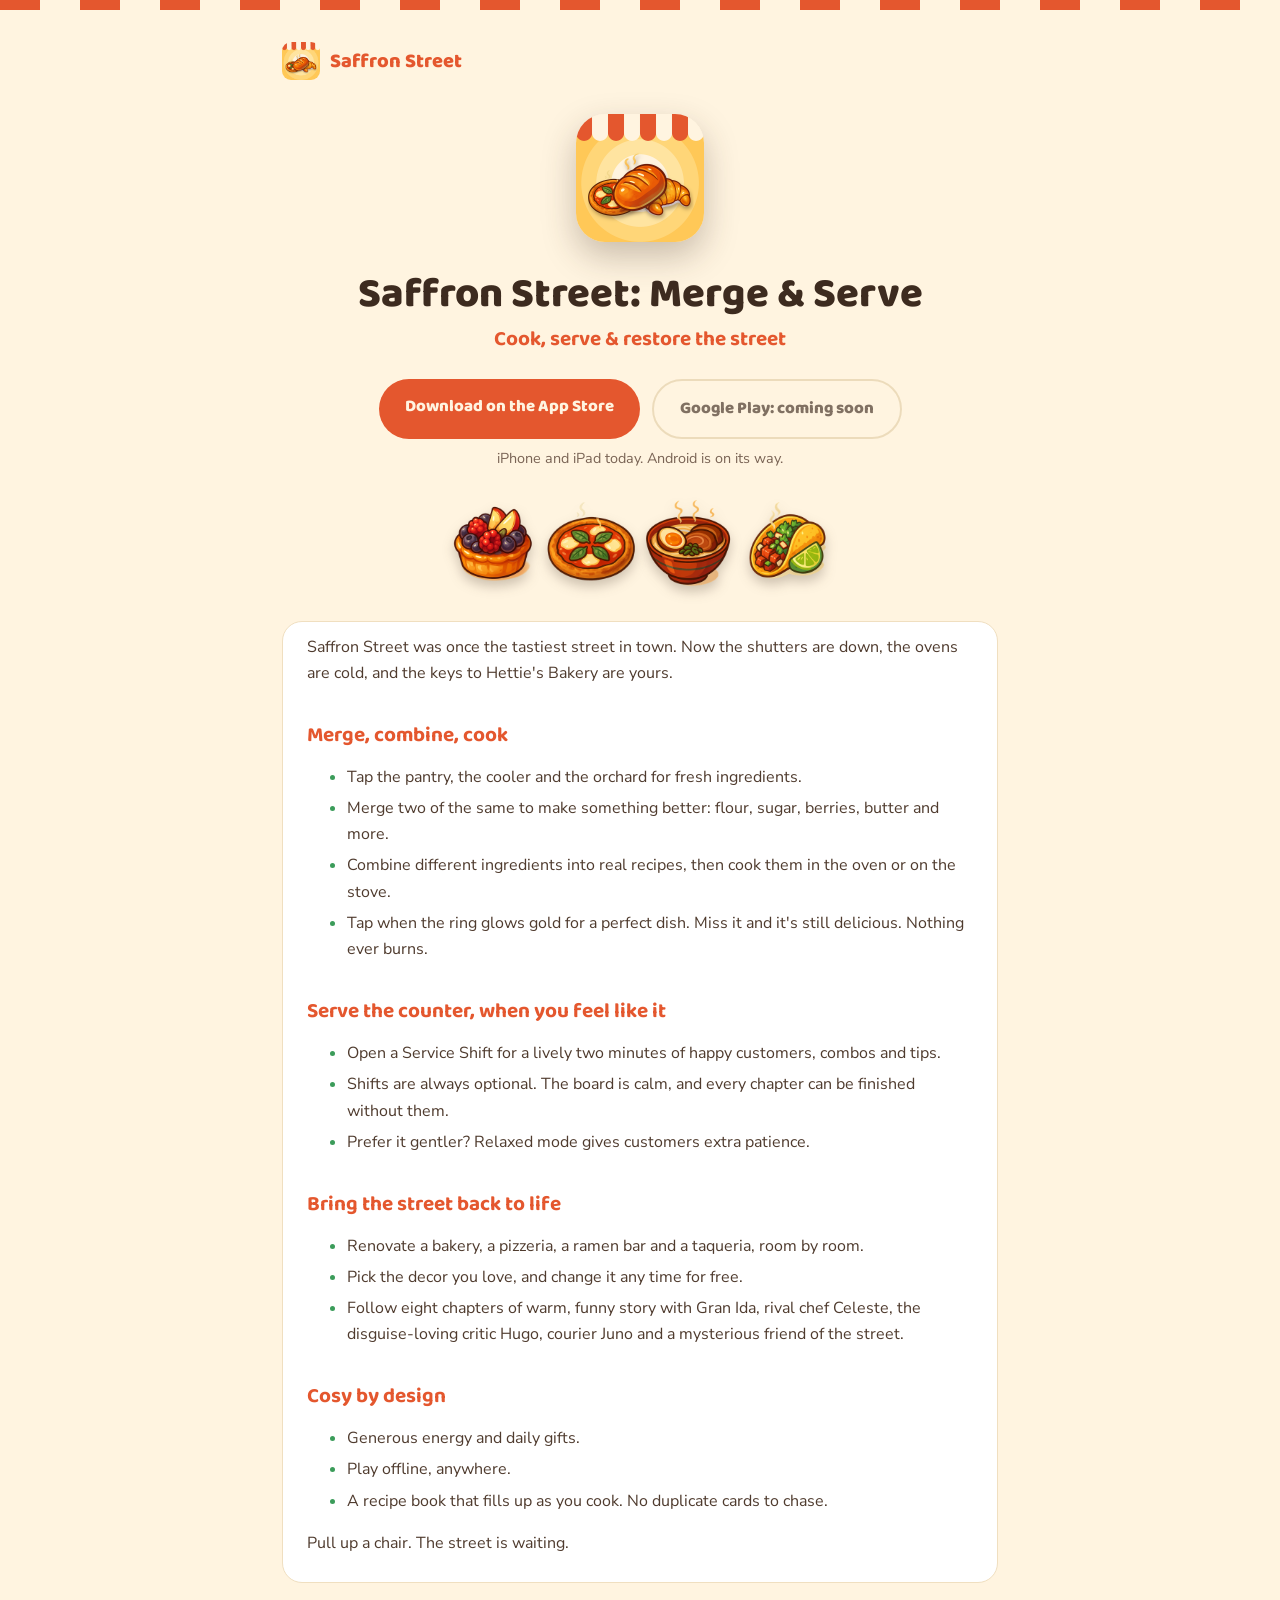
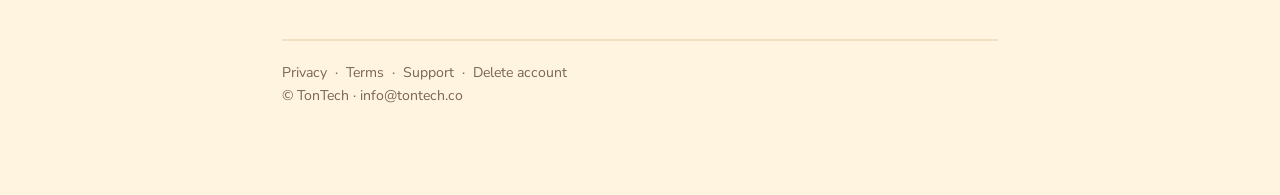
<file: index.html>
<!doctype html>
<html lang="en">
<head>
<meta charset="utf-8">
<meta name="viewport" content="width=device-width, initial-scale=1">
<title>Saffron Street: Merge & Serve</title>
<meta name="description" content="Cook, serve and restore the street. Merge ingredients, cook real recipes and bring a whole food street back to life.">
<meta name="theme-color" content="#E4572E">
<meta property="og:type" content="website"><meta property="og:site_name" content="Saffron Street"><meta property="og:title" content="Saffron Street: Merge & Serve"><meta property="og:description" content="Cook, serve and restore the street. Merge ingredients, cook real recipes and bring a whole food street back to life."><meta property="og:image" content="https://tontechco.github.io/saffronstreet-site/assets/og.png"><meta property="og:image:width" content="1200"><meta property="og:image:height" content="630"><meta property="og:url" content="https://tontechco.github.io/saffronstreet-site/"><meta name="twitter:card" content="summary_large_image"><meta name="twitter:title" content="Saffron Street: Merge & Serve"><meta name="twitter:description" content="Cook, serve and restore the street. Merge ingredients, cook real recipes and bring a whole food street back to life."><meta name="twitter:image" content="https://tontechco.github.io/saffronstreet-site/assets/og.png">
<link rel="icon" href="https://tontechco.github.io/saffronstreet-site/assets/icon-512.png">
<link rel="apple-touch-icon" href="https://tontechco.github.io/saffronstreet-site/assets/apple-touch-icon.png">
<link rel="preconnect" href="https://fonts.googleapis.com"><link rel="preconnect" href="https://fonts.gstatic.com" crossorigin><link href="https://fonts.googleapis.com/css2?family=Baloo+2:wght@600;700;800&family=Nunito+Sans:wght@400;700;800&display=swap" rel="stylesheet">
<link rel="stylesheet" href="https://tontechco.github.io/saffronstreet-site/assets/site.css">
</head>
<body>
<div class="stripe"></div>
<div class="wrap">
<header class="site"><img src="https://tontechco.github.io/saffronstreet-site/assets/icon-512.png" alt=""><a href="https://tontechco.github.io/saffronstreet-site/">Saffron Street</a></header>
<section class="hero">
<img class="icon" src="https://tontechco.github.io/saffronstreet-site/assets/icon-512.png" alt="Saffron Street app icon">
<h1>Saffron Street: Merge &amp; Serve</h1>
<p class="sub">Cook, serve &amp; restore the street</p>
<div class="ctas"><a class="btn primary" href="https://apps.apple.com/app/id6823965322">Download on the App Store</a><a class="btn ghost" aria-disabled="true">Google Play: coming soon</a></div>
<p class="soon">iPhone and iPad today. Android is on its way.</p>
<div class="food"><img src="https://tontechco.github.io/saffronstreet-site/assets/tart.png" alt="Fruit tart"><img src="https://tontechco.github.io/saffronstreet-site/assets/pizza.png" alt="Margherita pizza"><img src="https://tontechco.github.io/saffronstreet-site/assets/ramen.png" alt="Bowl of ramen"><img src="https://tontechco.github.io/saffronstreet-site/assets/taco.png" alt="Beef taco"></div>
</section>
<div class="panel">
<p>Saffron Street was once the tastiest street in town. Now the shutters are down, the ovens are cold, and the keys to Hettie&#x27;s Bakery are yours.</p>
<h2>Merge, combine, cook</h2>
<ul><li>Tap the pantry, the cooler and the orchard for fresh ingredients.</li><li>Merge two of the same to make something better: flour, sugar, berries, butter and more.</li><li>Combine different ingredients into real recipes, then cook them in the oven or on the stove.</li><li>Tap when the ring glows gold for a perfect dish. Miss it and it&#x27;s still delicious. Nothing ever burns.</li></ul>
<h2>Serve the counter, when you feel like it</h2>
<ul><li>Open a Service Shift for a lively two minutes of happy customers, combos and tips.</li><li>Shifts are always optional. The board is calm, and every chapter can be finished without them.</li><li>Prefer it gentler? Relaxed mode gives customers extra patience.</li></ul>
<h2>Bring the street back to life</h2>
<ul><li>Renovate a bakery, a pizzeria, a ramen bar and a taqueria, room by room.</li><li>Pick the decor you love, and change it any time for free.</li><li>Follow eight chapters of warm, funny story with Gran Ida, rival chef Celeste, the disguise-loving critic Hugo, courier Juno and a mysterious friend of the street.</li></ul>
<h2>Cosy by design</h2>
<ul><li>Generous energy and daily gifts.</li><li>Play offline, anywhere.</li><li>A recipe book that fills up as you cook. No duplicate cards to chase.</li></ul>
<p>Pull up a chair. The street is waiting.</p>
</div>
<footer><a href="https://tontechco.github.io/saffronstreet-site/privacy/">Privacy</a> &nbsp;·&nbsp; <a href="https://tontechco.github.io/saffronstreet-site/terms/">Terms</a> &nbsp;·&nbsp; <a href="https://tontechco.github.io/saffronstreet-site/support/">Support</a> &nbsp;·&nbsp; <a href="https://tontechco.github.io/saffronstreet-site/delete-account/">Delete account</a><br>© TonTech · info@tontech.co</footer>
</div>
</body>
</html>
</file>
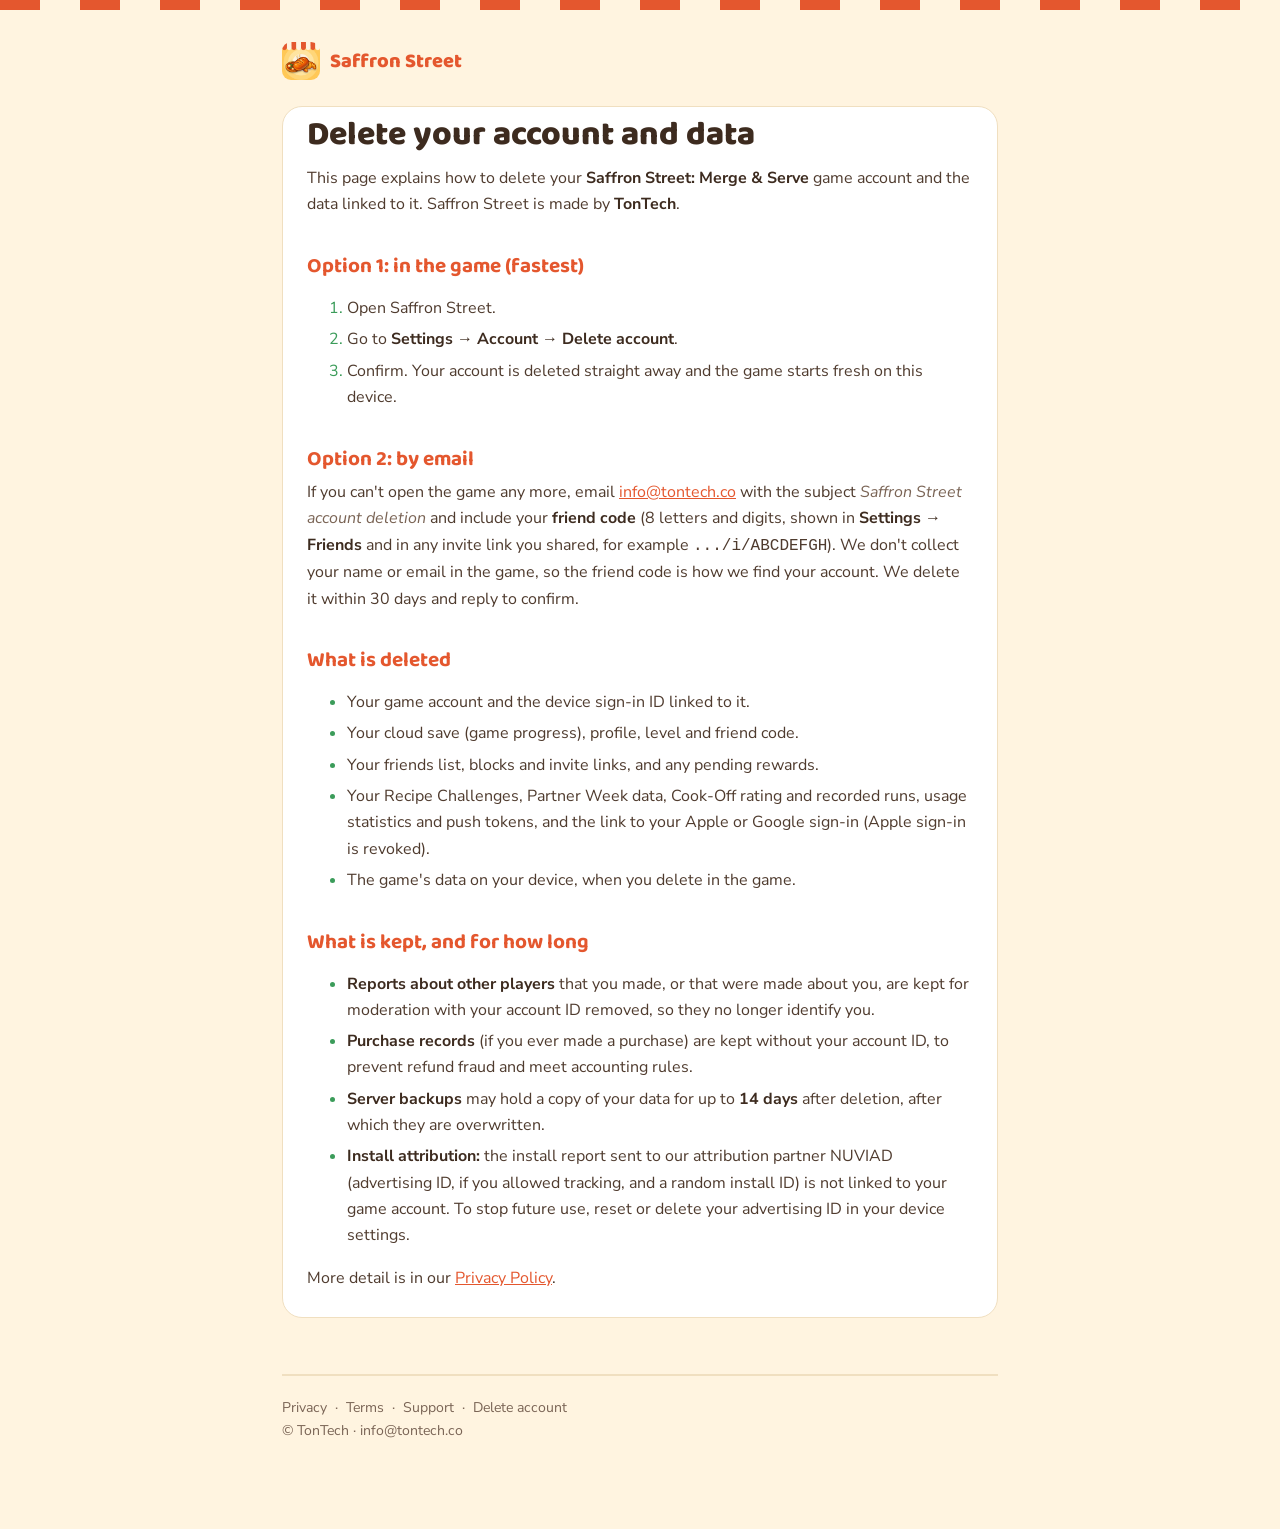
<file: delete-account/index.html>
<!doctype html>
<html lang="en">
<head>
<meta charset="utf-8">
<meta name="viewport" content="width=device-width, initial-scale=1">
<title>Delete Your Saffron Street Account</title>
<meta name="description" content="How to delete your Saffron Street game account and data, what is deleted and what is kept.">
<meta name="theme-color" content="#E4572E">

<link rel="icon" href="https://tontechco.github.io/saffronstreet-site/assets/icon-512.png">
<link rel="apple-touch-icon" href="https://tontechco.github.io/saffronstreet-site/assets/apple-touch-icon.png">
<link rel="preconnect" href="https://fonts.googleapis.com"><link rel="preconnect" href="https://fonts.gstatic.com" crossorigin><link href="https://fonts.googleapis.com/css2?family=Baloo+2:wght@600;700;800&family=Nunito+Sans:wght@400;700;800&display=swap" rel="stylesheet">
<link rel="stylesheet" href="https://tontechco.github.io/saffronstreet-site/assets/site.css">
</head>
<body>
<div class="stripe"></div>
<div class="wrap">
<header class="site"><img src="https://tontechco.github.io/saffronstreet-site/assets/icon-512.png" alt=""><a href="https://tontechco.github.io/saffronstreet-site/">Saffron Street</a></header>
<div class="panel"><h1>Delete your account and data</h1>
<p>This page explains how to delete your <strong>Saffron Street: Merge &amp; Serve</strong> game account and the data linked to it. Saffron Street is made by <strong>TonTech</strong>.</p>
<h2>Option 1: in the game (fastest)</h2>
<ol>
<li>Open Saffron Street.</li>
<li>Go to <strong>Settings &rarr; Account &rarr; Delete account</strong>.</li>
<li>Confirm. Your account is deleted straight away and the game starts fresh on this device.</li>
</ol>
<h2>Option 2: by email</h2>
<p>If you can't open the game any more, email <a href="mailto:info@tontech.co?subject=Saffron%20Street%20account%20deletion">info@tontech.co</a> with the subject <em>Saffron Street account deletion</em> and include your <strong>friend code</strong> (8 letters and digits, shown in <strong>Settings &rarr; Friends</strong> and in any invite link you shared, for example <code>.../i/ABCDEFGH</code>). We don't collect your name or email in the game, so the friend code is how we find your account. We delete it within 30 days and reply to confirm.</p>
<h2>What is deleted</h2>
<ul>
<li>Your game account and the device sign-in ID linked to it.</li>
<li>Your cloud save (game progress), profile, level and friend code.</li>
<li>Your friends list, blocks and invite links, and any pending rewards.</li>
<li>Your Recipe Challenges, Partner Week data, Cook-Off rating and recorded runs, usage statistics and push tokens, and the link to your Apple or Google sign-in (Apple sign-in is revoked).</li>
<li>The game's data on your device, when you delete in the game.</li>
</ul>
<h2>What is kept, and for how long</h2>
<ul>
<li><strong>Reports about other players</strong> that you made, or that were made about you, are kept for moderation with your account ID removed, so they no longer identify you.</li>
<li><strong>Purchase records</strong> (if you ever made a purchase) are kept without your account ID, to prevent refund fraud and meet accounting rules.</li>
<li><strong>Server backups</strong> may hold a copy of your data for up to <strong>14 days</strong> after deletion, after which they are overwritten.</li>
<li><strong>Install attribution:</strong> the install report sent to our attribution partner NUVIAD (advertising ID, if you allowed tracking, and a random install ID) is not linked to your game account. To stop future use, reset or delete your advertising ID in your device settings.</li>
</ul>
<p>More detail is in our <a href="https://tontechco.github.io/saffronstreet-site/privacy/">Privacy Policy</a>.</p>
</div><footer><a href="https://tontechco.github.io/saffronstreet-site/privacy/">Privacy</a> &nbsp;·&nbsp; <a href="https://tontechco.github.io/saffronstreet-site/terms/">Terms</a> &nbsp;·&nbsp; <a href="https://tontechco.github.io/saffronstreet-site/support/">Support</a> &nbsp;·&nbsp; <a href="https://tontechco.github.io/saffronstreet-site/delete-account/">Delete account</a><br>© TonTech · info@tontech.co</footer>
</div>
</body>
</html>
</file>
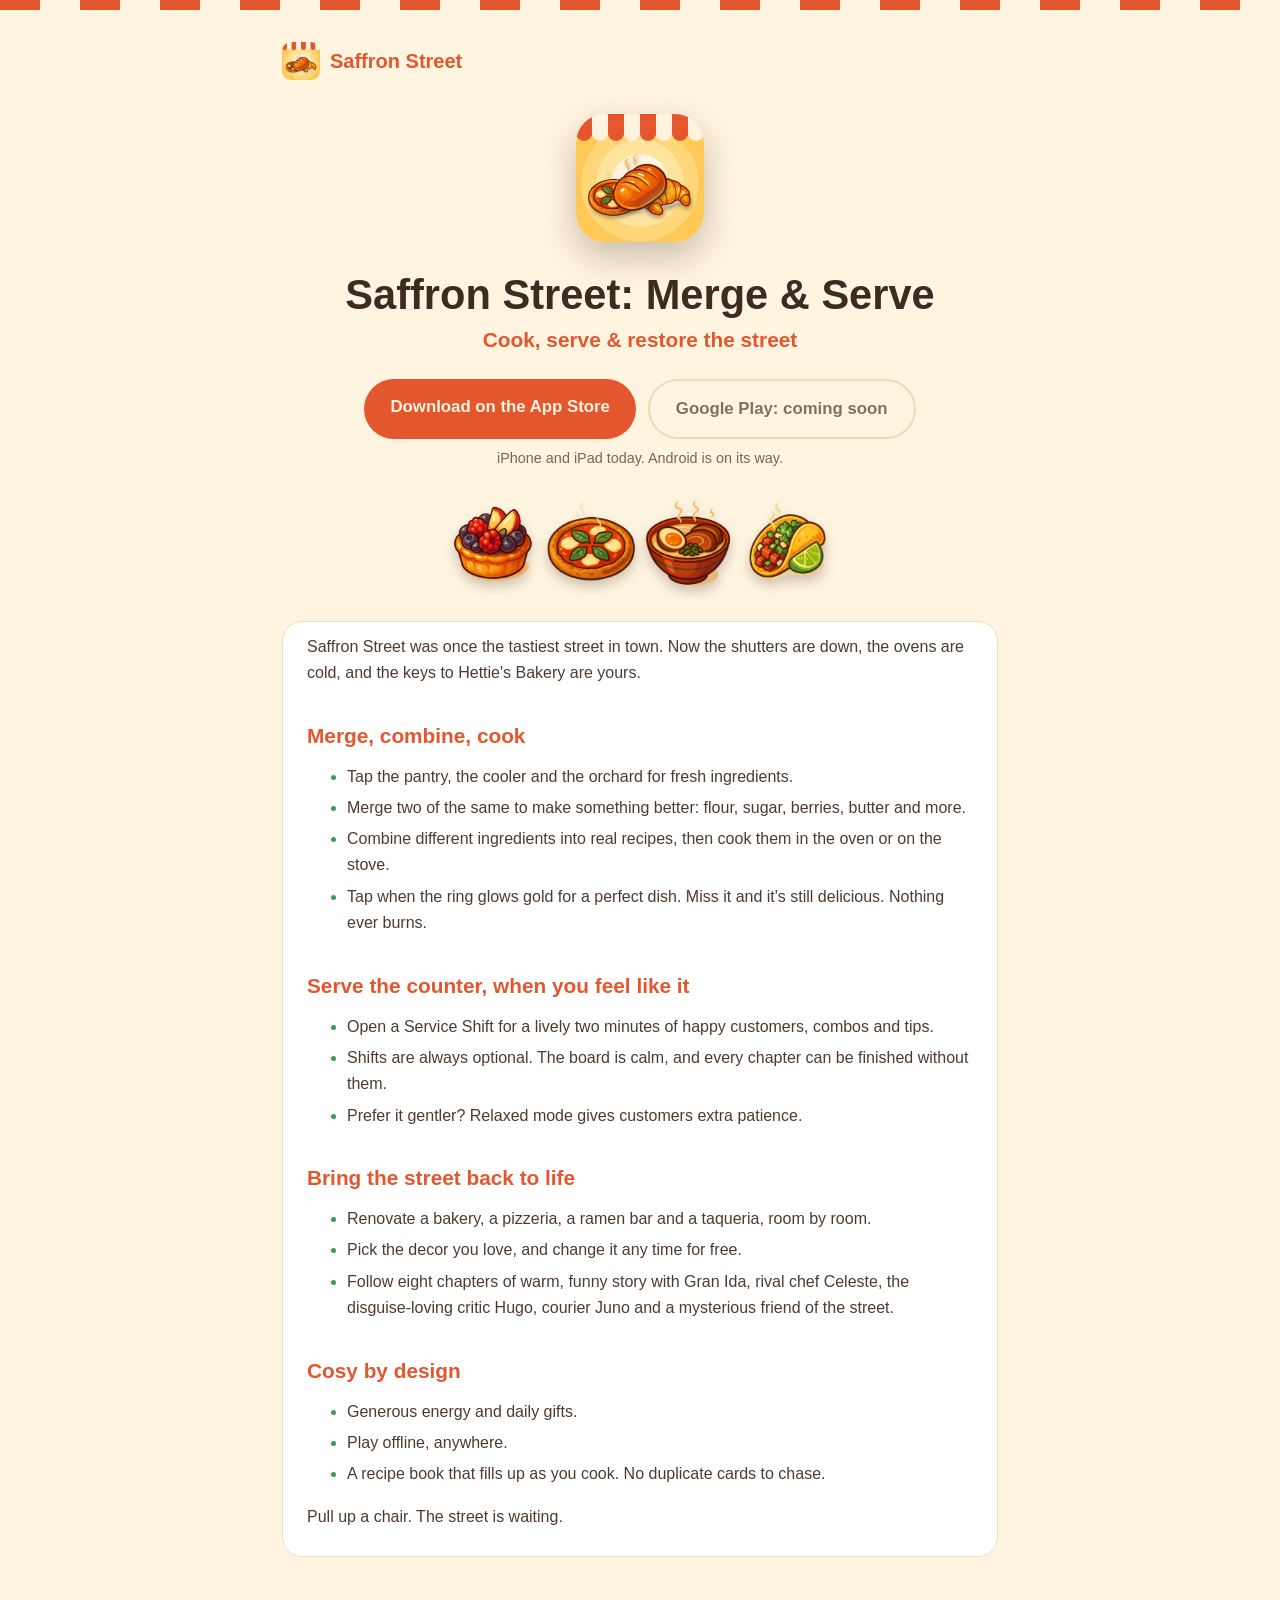
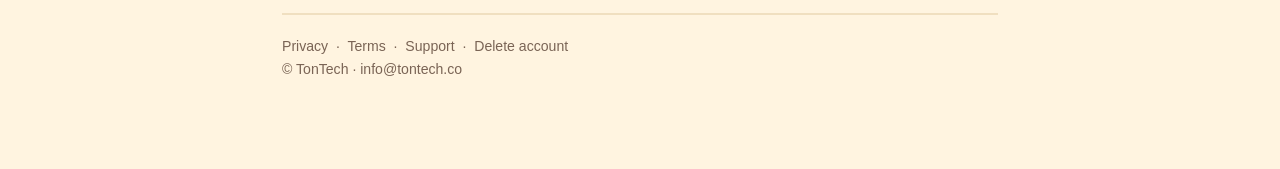
<file: get/index.html>
<!doctype html>
<html lang="en">
<head>
<meta charset="utf-8">
<meta name="viewport" content="width=device-width, initial-scale=1">
<title>Get Saffron Street</title>
<meta name="robots" content="noindex">
<link rel="stylesheet" href="https://tontechco.github.io/saffronstreet-site/assets/site.css">
<script>
// One link for house ads and posts: iOS → App Store, Android → Google Play, anything else → the home page.
(function(){
  var ua = navigator.userAgent || '';
  var ios = /iPhone|iPad|iPod/.test(ua) || (navigator.platform === 'MacIntel' && navigator.maxTouchPoints > 1);
  var to = ios ? 'https://apps.apple.com/app/id6823965322'
         : /Android/.test(ua) ? 'https://play.google.com/store/apps/details?id=com.tontech.saffronstreet'
         : 'https://tontechco.github.io/saffronstreet-site/';
  location.replace(to);
})();
</script>
</head>
<body>
<div class="wrap">
<p>Opening Saffron Street… <a href="https://apps.apple.com/app/id6823965322">App Store</a> · <a href="https://play.google.com/store/apps/details?id=com.tontech.saffronstreet">Google Play</a></p>
</div>
</body>
</html>
</file>
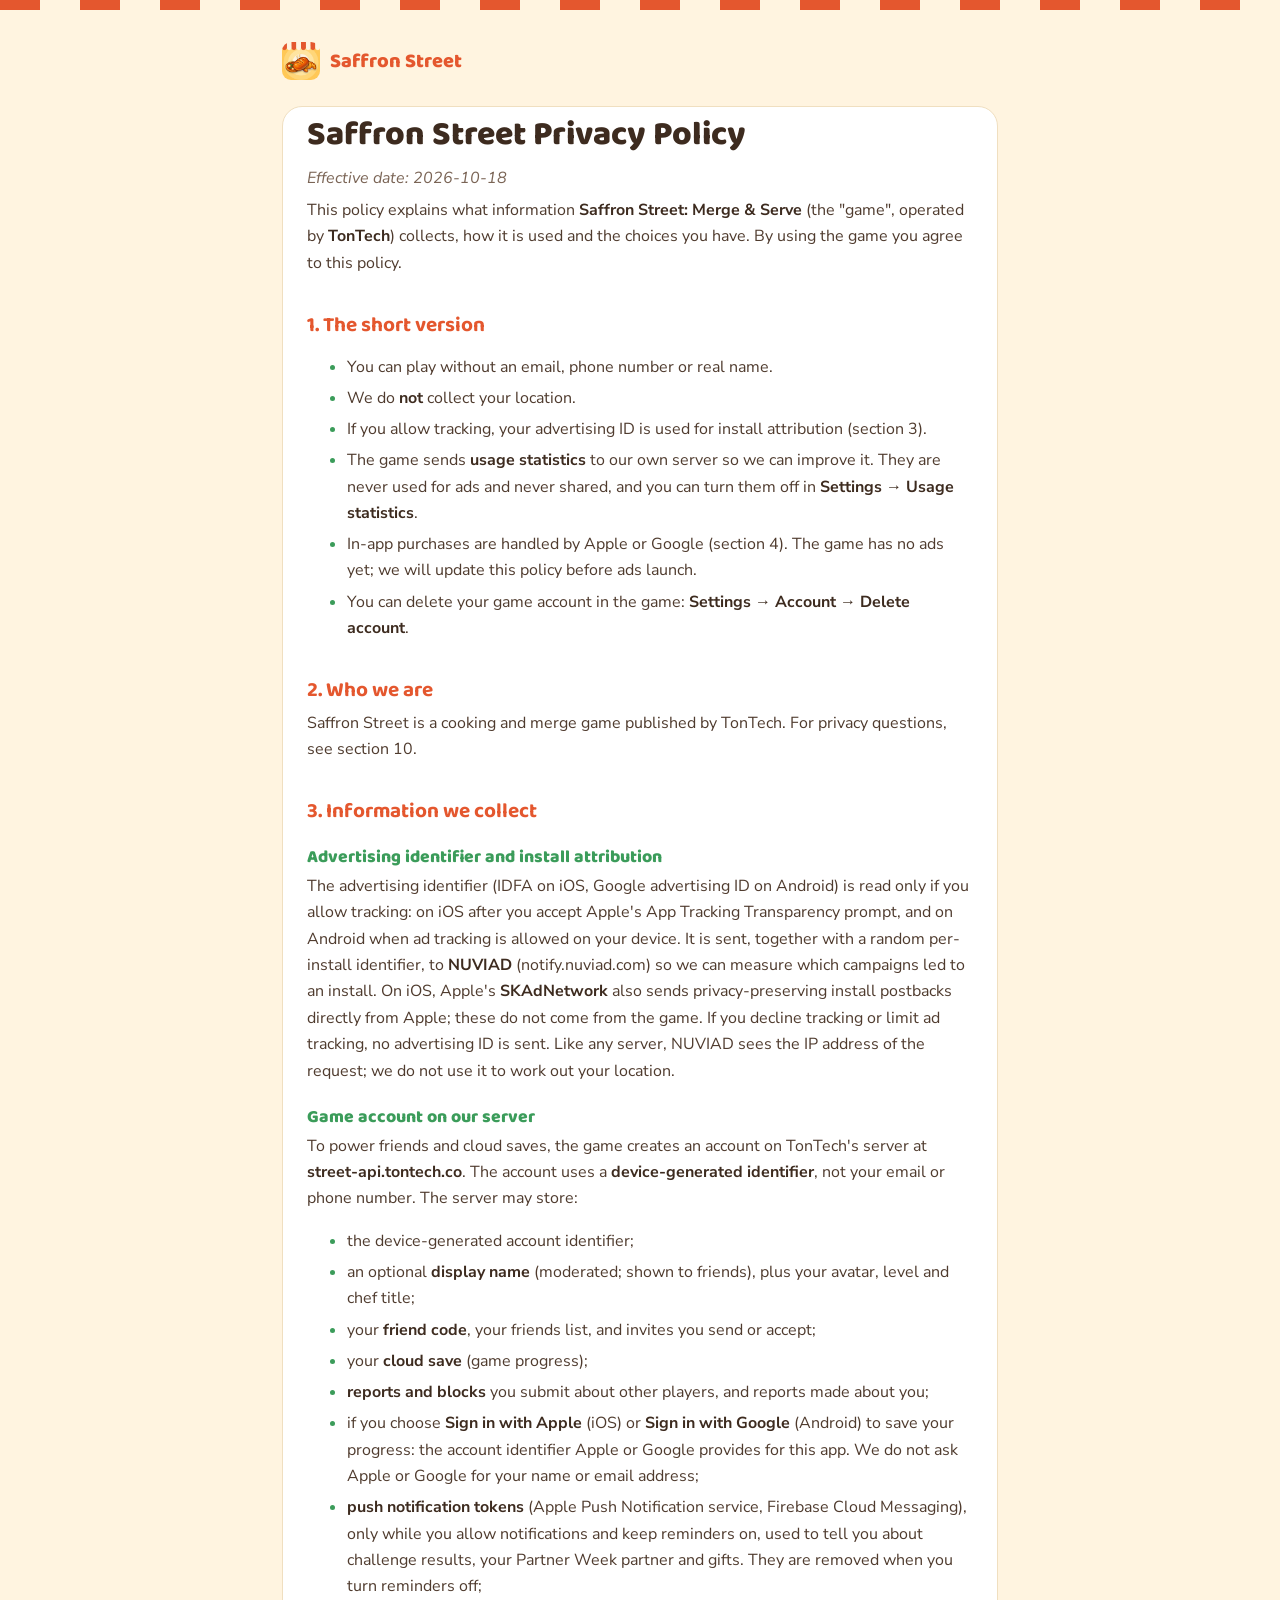
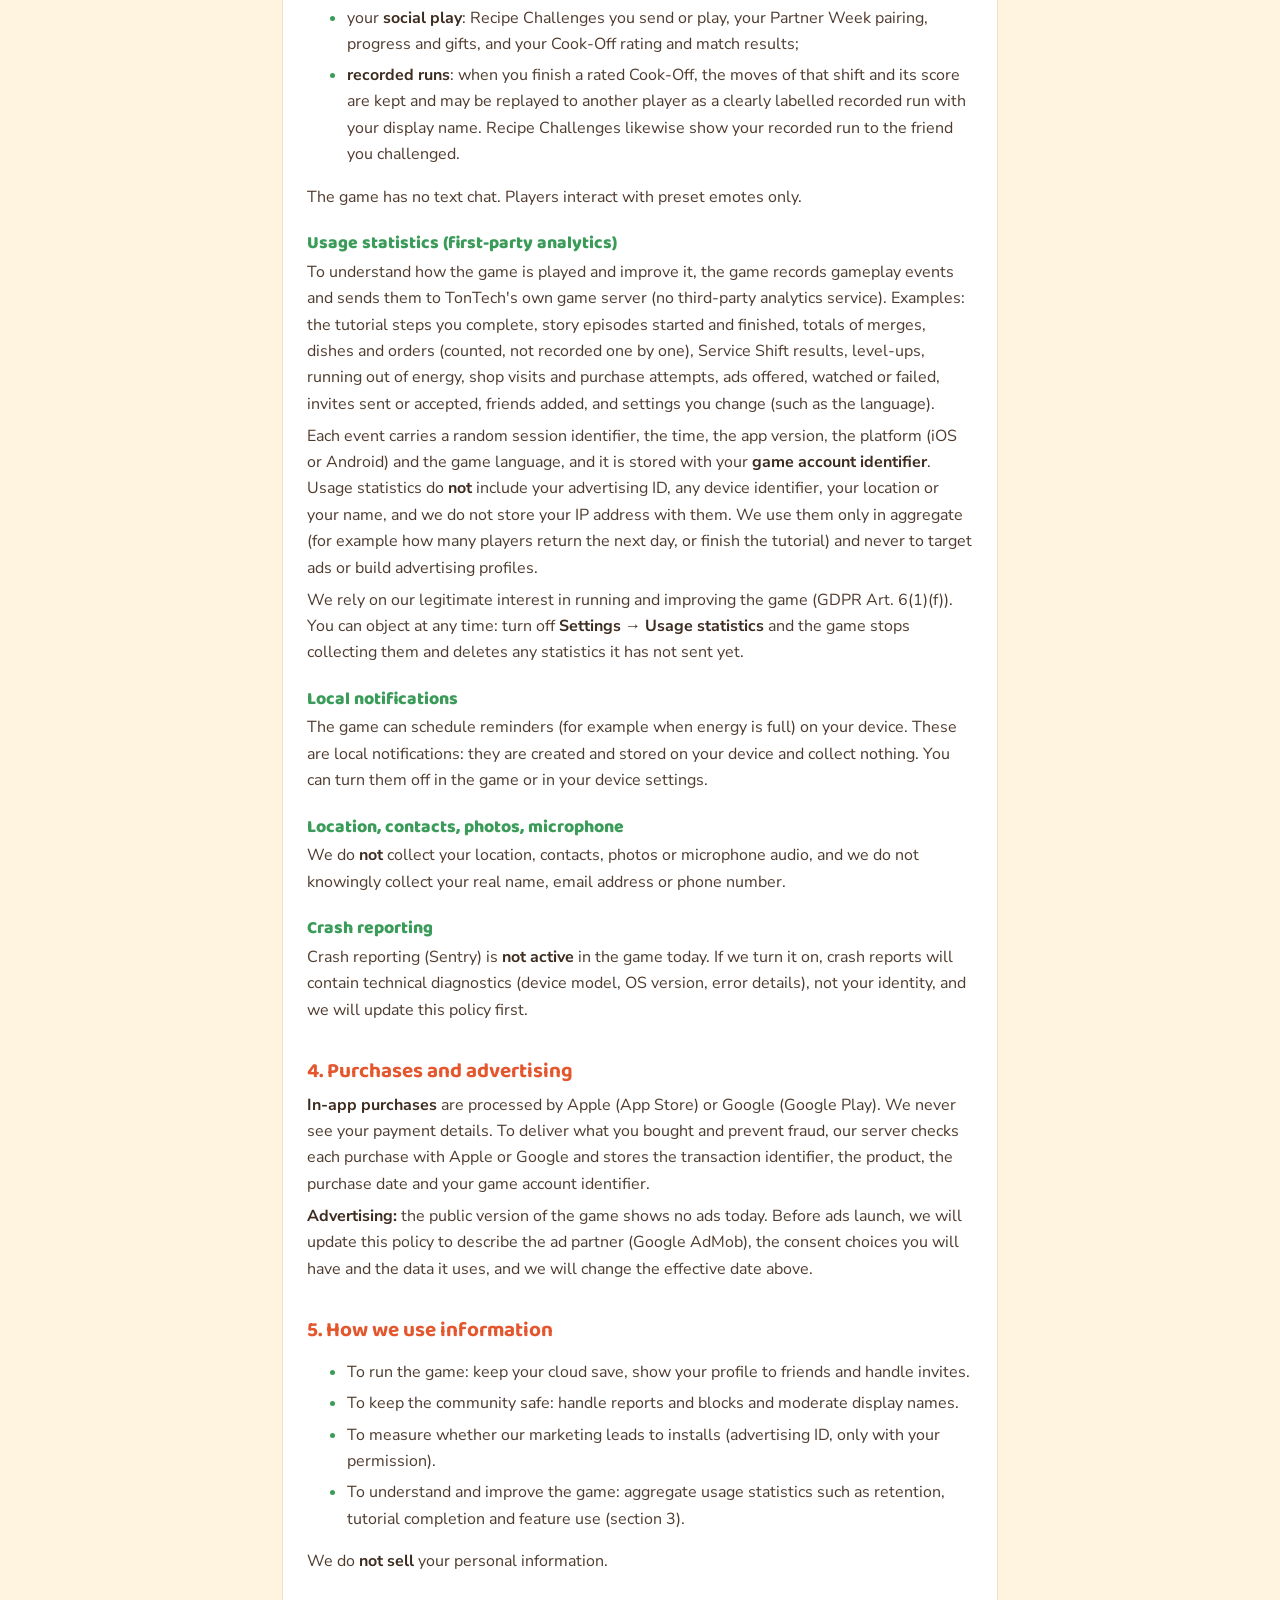
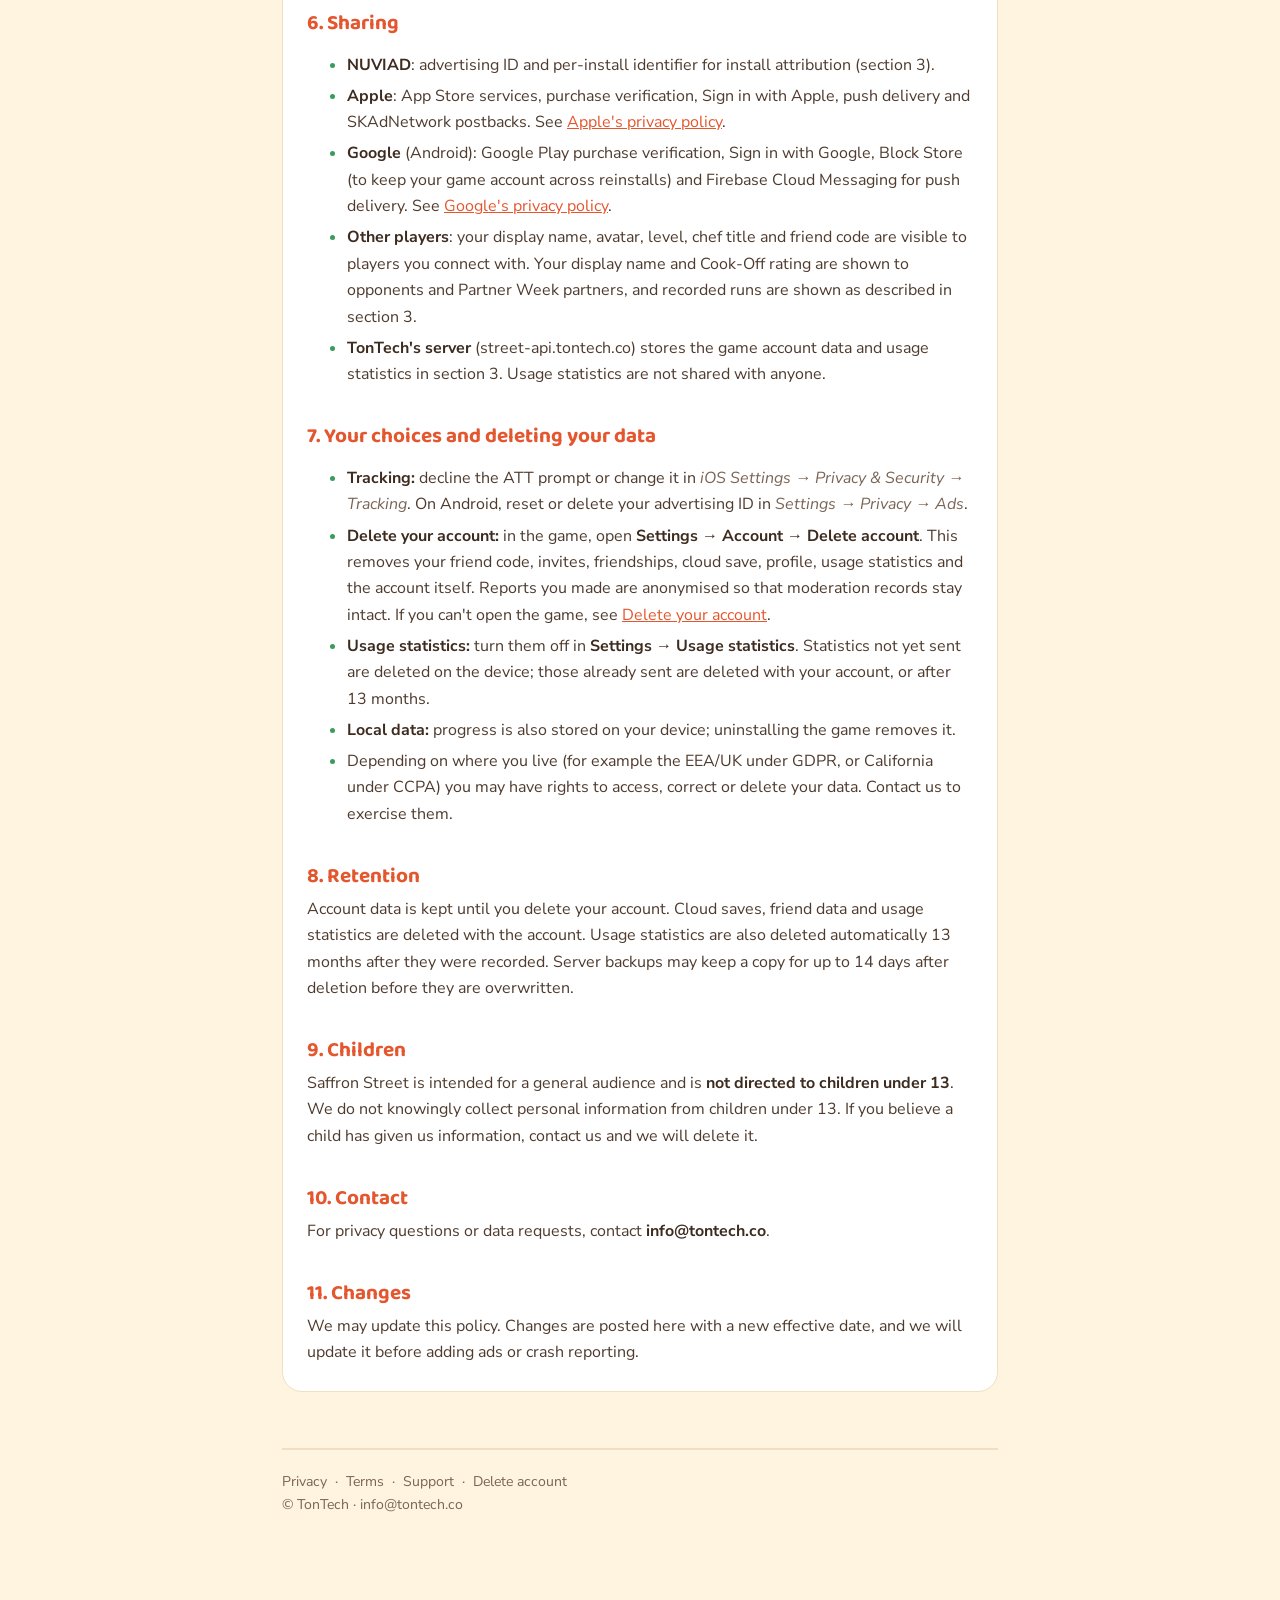
<file: privacy/index.html>
<!doctype html>
<html lang="en">
<head>
<meta charset="utf-8">
<meta name="viewport" content="width=device-width, initial-scale=1">
<title>Saffron Street Privacy Policy</title>
<meta name="description" content="How Saffron Street collects, uses and protects your information.">
<meta name="theme-color" content="#E4572E">

<link rel="icon" href="https://tontechco.github.io/saffronstreet-site/assets/icon-512.png">
<link rel="apple-touch-icon" href="https://tontechco.github.io/saffronstreet-site/assets/apple-touch-icon.png">
<link rel="preconnect" href="https://fonts.googleapis.com"><link rel="preconnect" href="https://fonts.gstatic.com" crossorigin><link href="https://fonts.googleapis.com/css2?family=Baloo+2:wght@600;700;800&family=Nunito+Sans:wght@400;700;800&display=swap" rel="stylesheet">
<link rel="stylesheet" href="https://tontechco.github.io/saffronstreet-site/assets/site.css">
</head>
<body>
<div class="stripe"></div>
<div class="wrap">
<header class="site"><img src="https://tontechco.github.io/saffronstreet-site/assets/icon-512.png" alt=""><a href="https://tontechco.github.io/saffronstreet-site/">Saffron Street</a></header>
<div class="panel"><h1>Saffron Street Privacy Policy</h1>
<p><em>Effective date: 2026-10-18</em></p>
<p>This policy explains what information <strong>Saffron Street: Merge &amp; Serve</strong> (the "game", operated by <strong>TonTech</strong>) collects, how it is used and the choices you have. By using the game you agree to this policy.</p>

<h2>1. The short version</h2>
<ul>
<li>You can play without an email, phone number or real name.</li>
<li>We do <strong>not</strong> collect your location.</li>
<li>If you allow tracking, your advertising ID is used for install attribution (section 3).</li>
<li>The game sends <strong>usage statistics</strong> to our own server so we can improve it. They are never used for ads and never shared, and you can turn them off in <strong>Settings &rarr; Usage statistics</strong>.</li>
<li>In-app purchases are handled by Apple or Google (section 4). The game has no ads yet; we will update this policy before ads launch.</li>
<li>You can delete your game account in the game: <strong>Settings &rarr; Account &rarr; Delete account</strong>.</li>
</ul>

<h2>2. Who we are</h2>
<p>Saffron Street is a cooking and merge game published by TonTech. For privacy questions, see section 10.</p>

<h2>3. Information we collect</h2>
<h3>Advertising identifier and install attribution</h3>
<p>The advertising identifier (IDFA on iOS, Google advertising ID on Android) is read only if you allow tracking: on iOS after you accept Apple's App Tracking Transparency prompt, and on Android when ad tracking is allowed on your device. It is sent, together with a random per-install identifier, to <strong>NUVIAD</strong> (notify.nuviad.com) so we can measure which campaigns led to an install. On iOS, Apple's <strong>SKAdNetwork</strong> also sends privacy-preserving install postbacks directly from Apple; these do not come from the game. If you decline tracking or limit ad tracking, no advertising ID is sent. Like any server, NUVIAD sees the IP address of the request; we do not use it to work out your location.</p>

<h3>Game account on our server</h3>
<p>To power friends and cloud saves, the game creates an account on TonTech's server at <strong>street-api.tontech.co</strong>. The account uses a <strong>device-generated identifier</strong>, not your email or phone number. The server may store:</p>
<ul>
<li>the device-generated account identifier;</li>
<li>an optional <strong>display name</strong> (moderated; shown to friends), plus your avatar, level and chef title;</li>
<li>your <strong>friend code</strong>, your friends list, and invites you send or accept;</li>
<li>your <strong>cloud save</strong> (game progress);</li>
<li><strong>reports and blocks</strong> you submit about other players, and reports made about you;</li>
<li>if you choose <strong>Sign in with Apple</strong> (iOS) or <strong>Sign in with Google</strong> (Android) to save your progress: the account identifier Apple or Google provides for this app. We do not ask Apple or Google for your name or email address;</li>
<li><strong>push notification tokens</strong> (Apple Push Notification service, Firebase Cloud Messaging), only while you allow notifications and keep reminders on, used to tell you about challenge results, your Partner Week partner and gifts. They are removed when you turn reminders off;</li>
<li>your <strong>social play</strong>: Recipe Challenges you send or play, your Partner Week pairing, progress and gifts, and your Cook-Off rating and match results;</li>
<li><strong>recorded runs</strong>: when you finish a rated Cook-Off, the moves of that shift and its score are kept and may be replayed to another player as a clearly labelled recorded run with your display name. Recipe Challenges likewise show your recorded run to the friend you challenged.</li>
</ul>
<p>The game has no text chat. Players interact with preset emotes only.</p>

<h3>Usage statistics (first-party analytics)</h3>
<p>To understand how the game is played and improve it, the game records gameplay events and sends them to TonTech's own game server (no third-party analytics service). Examples: the tutorial steps you complete, story episodes started and finished, totals of merges, dishes and orders (counted, not recorded one by one), Service Shift results, level-ups, running out of energy, shop visits and purchase attempts, ads offered, watched or failed, invites sent or accepted, friends added, and settings you change (such as the language).</p>
<p>Each event carries a random session identifier, the time, the app version, the platform (iOS or Android) and the game language, and it is stored with your <strong>game account identifier</strong>. Usage statistics do <strong>not</strong> include your advertising ID, any device identifier, your location or your name, and we do not store your IP address with them. We use them only in aggregate (for example how many players return the next day, or finish the tutorial) and never to target ads or build advertising profiles.</p>
<p>We rely on our legitimate interest in running and improving the game (GDPR Art. 6(1)(f)). You can object at any time: turn off <strong>Settings &rarr; Usage statistics</strong> and the game stops collecting them and deletes any statistics it has not sent yet.</p>

<h3>Local notifications</h3>
<p>The game can schedule reminders (for example when energy is full) on your device. These are local notifications: they are created and stored on your device and collect nothing. You can turn them off in the game or in your device settings.</p>

<h3>Location, contacts, photos, microphone</h3>
<p>We do <strong>not</strong> collect your location, contacts, photos or microphone audio, and we do not knowingly collect your real name, email address or phone number.</p>

<h3>Crash reporting</h3>
<p>Crash reporting (Sentry) is <strong>not active</strong> in the game today. If we turn it on, crash reports will contain technical diagnostics (device model, OS version, error details), not your identity, and we will update this policy first.</p>

<h2>4. Purchases and advertising</h2>
<p><strong>In-app purchases</strong> are processed by Apple (App Store) or Google (Google Play). We never see your payment details. To deliver what you bought and prevent fraud, our server checks each purchase with Apple or Google and stores the transaction identifier, the product, the purchase date and your game account identifier.</p>
<p><strong>Advertising:</strong> the public version of the game shows no ads today. Before ads launch, we will update this policy to describe the ad partner (Google AdMob), the consent choices you will have and the data it uses, and we will change the effective date above.</p>

<h2>5. How we use information</h2>
<ul>
<li>To run the game: keep your cloud save, show your profile to friends and handle invites.</li>
<li>To keep the community safe: handle reports and blocks and moderate display names.</li>
<li>To measure whether our marketing leads to installs (advertising ID, only with your permission).</li>
<li>To understand and improve the game: aggregate usage statistics such as retention, tutorial completion and feature use (section 3).</li>
</ul>
<p>We do <strong>not sell</strong> your personal information.</p>

<h2>6. Sharing</h2>
<ul>
<li><strong>NUVIAD</strong>: advertising ID and per-install identifier for install attribution (section 3).</li>
<li><strong>Apple</strong>: App Store services, purchase verification, Sign in with Apple, push delivery and SKAdNetwork postbacks. See <a href="https://www.apple.com/legal/privacy/" target="_blank" rel="noopener noreferrer">Apple's privacy policy</a>.</li>
<li><strong>Google</strong> (Android): Google Play purchase verification, Sign in with Google, Block Store (to keep your game account across reinstalls) and Firebase Cloud Messaging for push delivery. See <a href="https://policies.google.com/privacy" target="_blank" rel="noopener noreferrer">Google's privacy policy</a>.</li>
<li><strong>Other players</strong>: your display name, avatar, level, chef title and friend code are visible to players you connect with. Your display name and Cook-Off rating are shown to opponents and Partner Week partners, and recorded runs are shown as described in section 3.</li>
<li><strong>TonTech's server</strong> (street-api.tontech.co) stores the game account data and usage statistics in section 3. Usage statistics are not shared with anyone.</li>
</ul>

<h2>7. Your choices and deleting your data</h2>
<ul>
<li><strong>Tracking:</strong> decline the ATT prompt or change it in <em>iOS Settings &rarr; Privacy &amp; Security &rarr; Tracking</em>. On Android, reset or delete your advertising ID in <em>Settings &rarr; Privacy &rarr; Ads</em>.</li>
<li><strong>Delete your account:</strong> in the game, open <strong>Settings &rarr; Account &rarr; Delete account</strong>. This removes your friend code, invites, friendships, cloud save, profile, usage statistics and the account itself. Reports you made are anonymised so that moderation records stay intact. If you can't open the game, see <a href="https://tontechco.github.io/saffronstreet-site/delete-account/">Delete your account</a>.</li>
<li><strong>Usage statistics:</strong> turn them off in <strong>Settings &rarr; Usage statistics</strong>. Statistics not yet sent are deleted on the device; those already sent are deleted with your account, or after 13 months.</li>
<li><strong>Local data:</strong> progress is also stored on your device; uninstalling the game removes it.</li>
<li>Depending on where you live (for example the EEA/UK under GDPR, or California under CCPA) you may have rights to access, correct or delete your data. Contact us to exercise them.</li>
</ul>

<h2>8. Retention</h2>
<p>Account data is kept until you delete your account. Cloud saves, friend data and usage statistics are deleted with the account. Usage statistics are also deleted automatically 13 months after they were recorded. Server backups may keep a copy for up to 14 days after deletion before they are overwritten.</p>

<h2>9. Children</h2>
<p>Saffron Street is intended for a general audience and is <strong>not directed to children under 13</strong>. We do not knowingly collect personal information from children under 13. If you believe a child has given us information, contact us and we will delete it.</p>

<h2>10. Contact</h2>
<p>For privacy questions or data requests, contact <strong>info@tontech.co</strong>.</p>

<h2>11. Changes</h2>
<p>We may update this policy. Changes are posted here with a new effective date, and we will update it before adding ads or crash reporting.</p>
</div><footer><a href="https://tontechco.github.io/saffronstreet-site/privacy/">Privacy</a> &nbsp;·&nbsp; <a href="https://tontechco.github.io/saffronstreet-site/terms/">Terms</a> &nbsp;·&nbsp; <a href="https://tontechco.github.io/saffronstreet-site/support/">Support</a> &nbsp;·&nbsp; <a href="https://tontechco.github.io/saffronstreet-site/delete-account/">Delete account</a><br>© TonTech · info@tontech.co</footer>
</div>
</body>
</html>
</file>
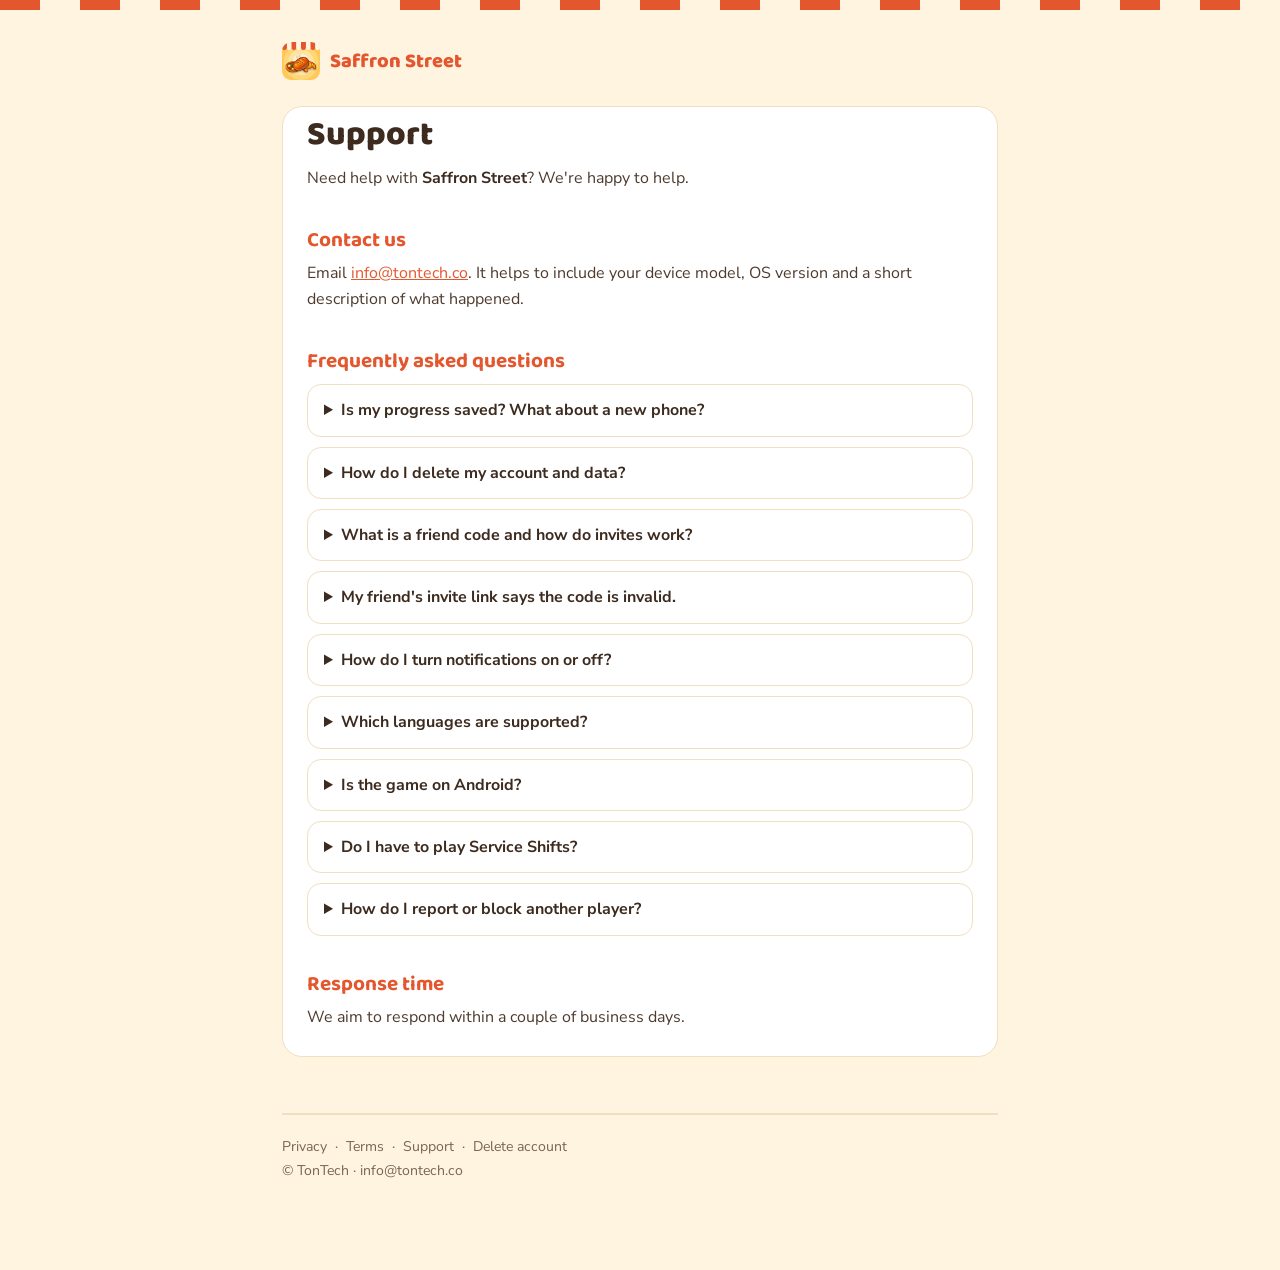
<file: support/index.html>
<!doctype html>
<html lang="en">
<head>
<meta charset="utf-8">
<meta name="viewport" content="width=device-width, initial-scale=1">
<title>Saffron Street Support</title>
<meta name="description" content="Help for Saffron Street: saves, accounts, friend codes, invites and notifications.">
<meta name="theme-color" content="#E4572E">

<link rel="icon" href="https://tontechco.github.io/saffronstreet-site/assets/icon-512.png">
<link rel="apple-touch-icon" href="https://tontechco.github.io/saffronstreet-site/assets/apple-touch-icon.png">
<link rel="preconnect" href="https://fonts.googleapis.com"><link rel="preconnect" href="https://fonts.gstatic.com" crossorigin><link href="https://fonts.googleapis.com/css2?family=Baloo+2:wght@600;700;800&family=Nunito+Sans:wght@400;700;800&display=swap" rel="stylesheet">
<link rel="stylesheet" href="https://tontechco.github.io/saffronstreet-site/assets/site.css">
</head>
<body>
<div class="stripe"></div>
<div class="wrap">
<header class="site"><img src="https://tontechco.github.io/saffronstreet-site/assets/icon-512.png" alt=""><a href="https://tontechco.github.io/saffronstreet-site/">Saffron Street</a></header>
<div class="panel"><h1>Support</h1>
<p>Need help with <strong>Saffron Street</strong>? We're happy to help.</p>
<h2>Contact us</h2>
<p>Email <a href="mailto:info@tontech.co?subject=Saffron%20Street%20support">info@tontech.co</a>. It helps to include your device model, OS version and a short description of what happened.</p>
<h2>Frequently asked questions</h2>
<details><summary>Is my progress saved? What about a new phone?</summary><p>Progress is saved on your device and backed up to your game account's cloud save when you are online. On a new device, open the game and restore from the cloud save. Uninstalling the game removes the local copy, so make sure you have synced first.</p></details>
<details><summary>How do I delete my account and data?</summary><p>Open the game and go to <strong>Settings &rarr; Account &rarr; Delete account</strong>, then confirm. This removes your friend code, invites, friendships, cloud save and profile from our server. Can't open the game? See <a href="https://tontechco.github.io/saffronstreet-site/delete-account/">Delete your account</a>, and the <a href="https://tontechco.github.io/saffronstreet-site/privacy/">Privacy Policy</a>.</p></details>
<details><summary>What is a friend code and how do invites work?</summary><p>Every player gets a friend code of 8 letters and digits (shown like ABCD-EFGH). Share your code or invite link from <strong>Settings &rarr; Friends</strong>. To use a code you were given, open <strong>Settings &rarr; Friends &rarr; I was invited</strong> and enter it. Invite codes can be entered within 7 days of installing. An invite link looks like <code>https://tontechco.github.io/saffronstreet-site/i/ABCDEFGH</code> and opens a page with the code and a download button.</p></details>
<details><summary>My friend's invite link says the code is invalid.</summary><p>Codes use only the digits 0-9 and the letters A-Z without I, L, O and U. Check for typos and try typing the code in the game instead. If it still fails, email us the code.</p></details>
<details><summary>How do I turn notifications on or off?</summary><p>The game uses local reminders on your device (for example when energy is full). Manage them in the game's Settings, or in your device settings: iOS Settings &rarr; Notifications &rarr; Saffron Street, or Android Settings &rarr; Apps &rarr; Saffron Street &rarr; Notifications.</p></details>
<details><summary>Which languages are supported?</summary><p>English, German, French, Spanish, Italian, Brazilian Portuguese and Hebrew. Change the language in the game's Settings.</p></details>
<details><summary>Is the game on Android?</summary><p>Yes, Saffron Street is coming to Google Play as well as the App Store, and accounts work across iPhone and Android.</p></details>
<details><summary>Do I have to play Service Shifts?</summary><p>No. Service Shifts are always optional, and every chapter can be finished without them.</p></details>
<details><summary>How do I report or block another player?</summary><p>Open the player in <strong>Settings &rarr; Friends</strong> and choose Report or Block. There is no text chat in the game; players only use emotes.</p></details>
<h2>Response time</h2>
<p>We aim to respond within a couple of business days.</p>
</div><footer><a href="https://tontechco.github.io/saffronstreet-site/privacy/">Privacy</a> &nbsp;·&nbsp; <a href="https://tontechco.github.io/saffronstreet-site/terms/">Terms</a> &nbsp;·&nbsp; <a href="https://tontechco.github.io/saffronstreet-site/support/">Support</a> &nbsp;·&nbsp; <a href="https://tontechco.github.io/saffronstreet-site/delete-account/">Delete account</a><br>© TonTech · info@tontech.co</footer>
</div>
</body>
</html>
</file>
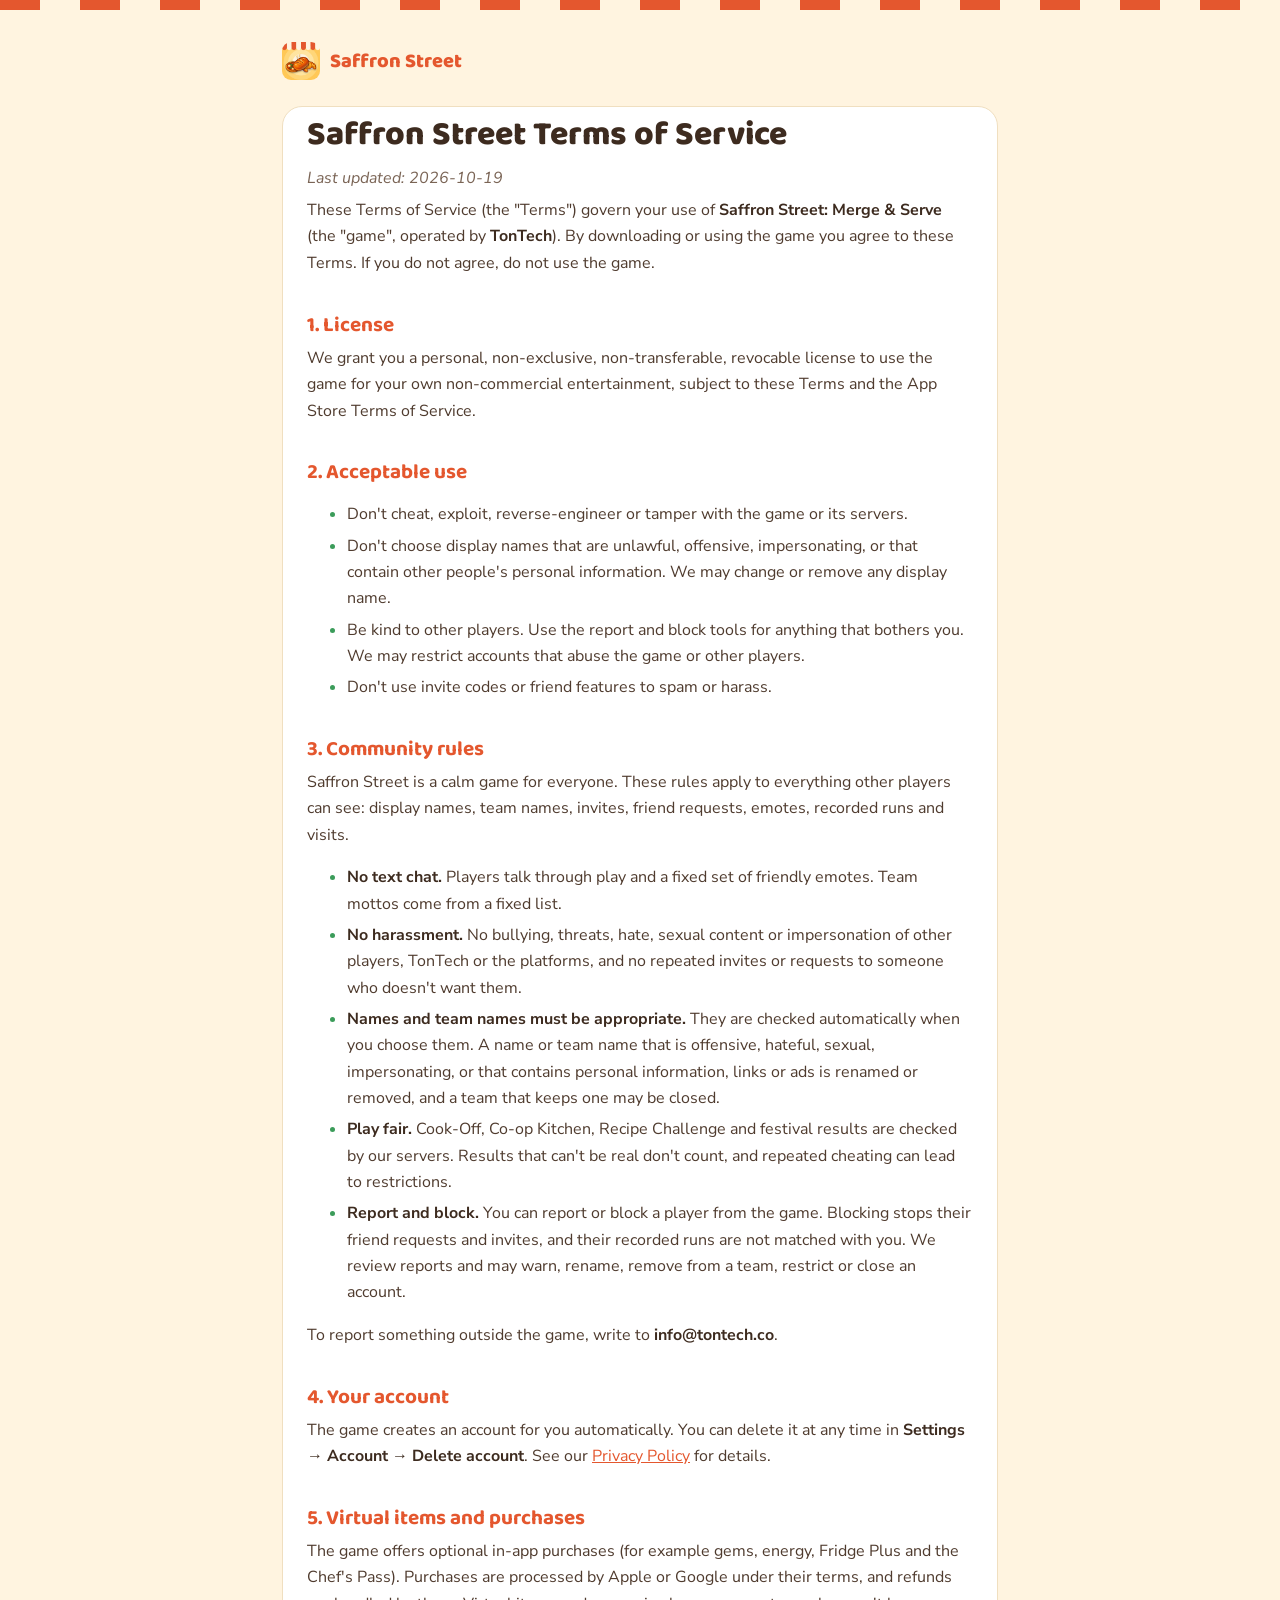
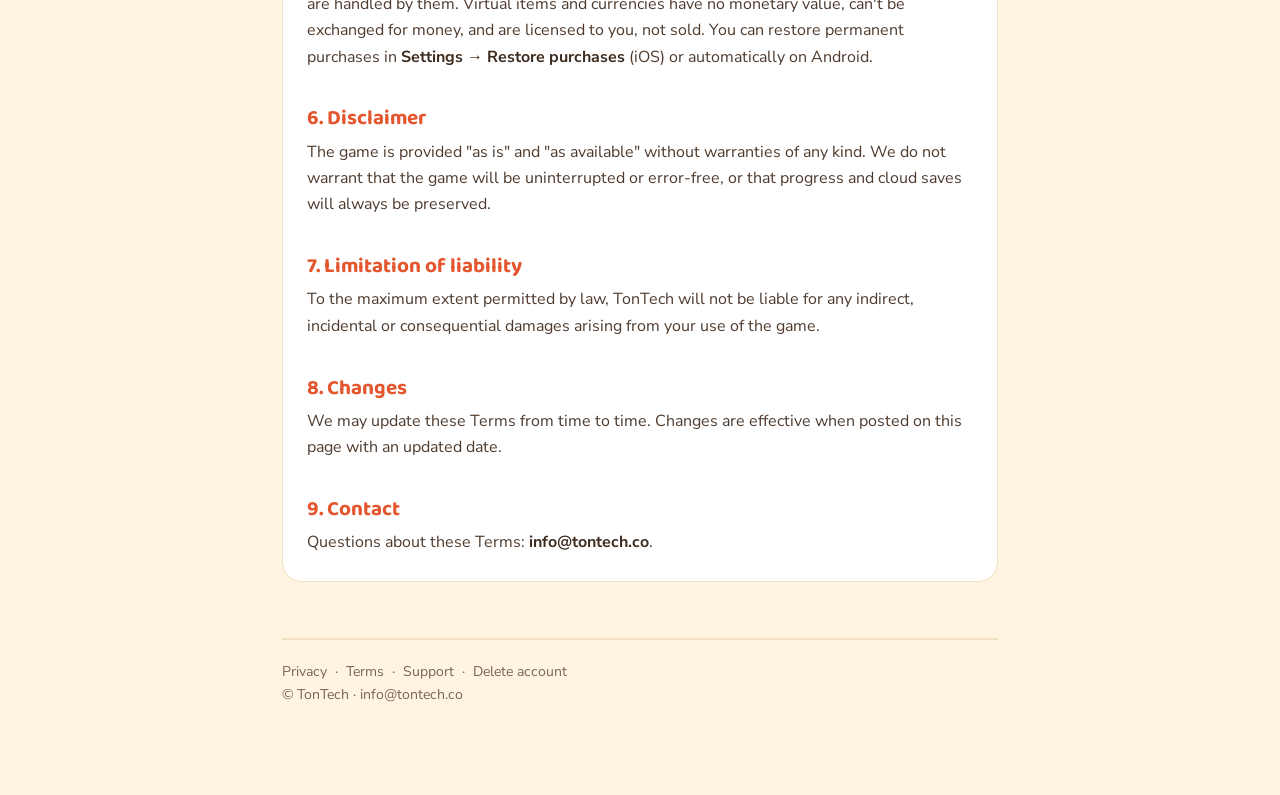
<file: terms/index.html>
<!doctype html>
<html lang="en">
<head>
<meta charset="utf-8">
<meta name="viewport" content="width=device-width, initial-scale=1">
<title>Saffron Street Terms of Service</title>
<meta name="description" content="The terms that apply when you play Saffron Street.">
<meta name="theme-color" content="#E4572E">

<link rel="icon" href="https://tontechco.github.io/saffronstreet-site/assets/icon-512.png">
<link rel="apple-touch-icon" href="https://tontechco.github.io/saffronstreet-site/assets/apple-touch-icon.png">
<link rel="preconnect" href="https://fonts.googleapis.com"><link rel="preconnect" href="https://fonts.gstatic.com" crossorigin><link href="https://fonts.googleapis.com/css2?family=Baloo+2:wght@600;700;800&family=Nunito+Sans:wght@400;700;800&display=swap" rel="stylesheet">
<link rel="stylesheet" href="https://tontechco.github.io/saffronstreet-site/assets/site.css">
</head>
<body>
<div class="stripe"></div>
<div class="wrap">
<header class="site"><img src="https://tontechco.github.io/saffronstreet-site/assets/icon-512.png" alt=""><a href="https://tontechco.github.io/saffronstreet-site/">Saffron Street</a></header>
<div class="panel"><h1>Saffron Street Terms of Service</h1>
<p><em>Last updated: 2026-10-19</em></p>
<p>These Terms of Service (the "Terms") govern your use of <strong>Saffron Street: Merge &amp; Serve</strong> (the "game", operated by <strong>TonTech</strong>). By downloading or using the game you agree to these Terms. If you do not agree, do not use the game.</p>

<h2>1. License</h2>
<p>We grant you a personal, non-exclusive, non-transferable, revocable license to use the game for your own non-commercial entertainment, subject to these Terms and the App Store Terms of Service.</p>

<h2>2. Acceptable use</h2>
<ul>
<li>Don't cheat, exploit, reverse-engineer or tamper with the game or its servers.</li>
<li>Don't choose display names that are unlawful, offensive, impersonating, or that contain other people's personal information. We may change or remove any display name.</li>
<li>Be kind to other players. Use the report and block tools for anything that bothers you. We may restrict accounts that abuse the game or other players.</li>
<li>Don't use invite codes or friend features to spam or harass.</li>
</ul>

<h2 id="community">3. Community rules</h2>
<p>Saffron Street is a calm game for everyone. These rules apply to everything other players can see: display names, team names, invites, friend requests, emotes, recorded runs and visits.</p>
<ul>
<li><strong>No text chat.</strong> Players talk through play and a fixed set of friendly emotes. Team mottos come from a fixed list.</li>
<li><strong>No harassment.</strong> No bullying, threats, hate, sexual content or impersonation of other players, TonTech or the platforms, and no repeated invites or requests to someone who doesn't want them.</li>
<li><strong>Names and team names must be appropriate.</strong> They are checked automatically when you choose them. A name or team name that is offensive, hateful, sexual, impersonating, or that contains personal information, links or ads is renamed or removed, and a team that keeps one may be closed.</li>
<li><strong>Play fair.</strong> Cook-Off, Co-op Kitchen, Recipe Challenge and festival results are checked by our servers. Results that can't be real don't count, and repeated cheating can lead to restrictions.</li>
<li><strong>Report and block.</strong> You can report or block a player from the game. Blocking stops their friend requests and invites, and their recorded runs are not matched with you. We review reports and may warn, rename, remove from a team, restrict or close an account.</li>
</ul>
<p>To report something outside the game, write to <strong>info@tontech.co</strong>.</p>

<h2>4. Your account</h2>
<p>The game creates an account for you automatically. You can delete it at any time in <strong>Settings &rarr; Account &rarr; Delete account</strong>. See our <a href="https://tontechco.github.io/saffronstreet-site/privacy/">Privacy Policy</a> for details.</p>

<h2>5. Virtual items and purchases</h2>
<p>The game offers optional in-app purchases (for example gems, energy, Fridge Plus and the Chef's Pass). Purchases are processed by Apple or Google under their terms, and refunds are handled by them. Virtual items and currencies have no monetary value, can't be exchanged for money, and are licensed to you, not sold. You can restore permanent purchases in <strong>Settings &rarr; Restore purchases</strong> (iOS) or automatically on Android.</p>

<h2>6. Disclaimer</h2>
<p>The game is provided "as is" and "as available" without warranties of any kind. We do not warrant that the game will be uninterrupted or error-free, or that progress and cloud saves will always be preserved.</p>

<h2>7. Limitation of liability</h2>
<p>To the maximum extent permitted by law, TonTech will not be liable for any indirect, incidental or consequential damages arising from your use of the game.</p>

<h2>8. Changes</h2>
<p>We may update these Terms from time to time. Changes are effective when posted on this page with an updated date.</p>

<h2>9. Contact</h2>
<p>Questions about these Terms: <strong>info@tontech.co</strong>.</p>
</div><footer><a href="https://tontechco.github.io/saffronstreet-site/privacy/">Privacy</a> &nbsp;·&nbsp; <a href="https://tontechco.github.io/saffronstreet-site/terms/">Terms</a> &nbsp;·&nbsp; <a href="https://tontechco.github.io/saffronstreet-site/support/">Support</a> &nbsp;·&nbsp; <a href="https://tontechco.github.io/saffronstreet-site/delete-account/">Delete account</a><br>© TonTech · info@tontech.co</footer>
</div>
</body>
</html>
</file>
